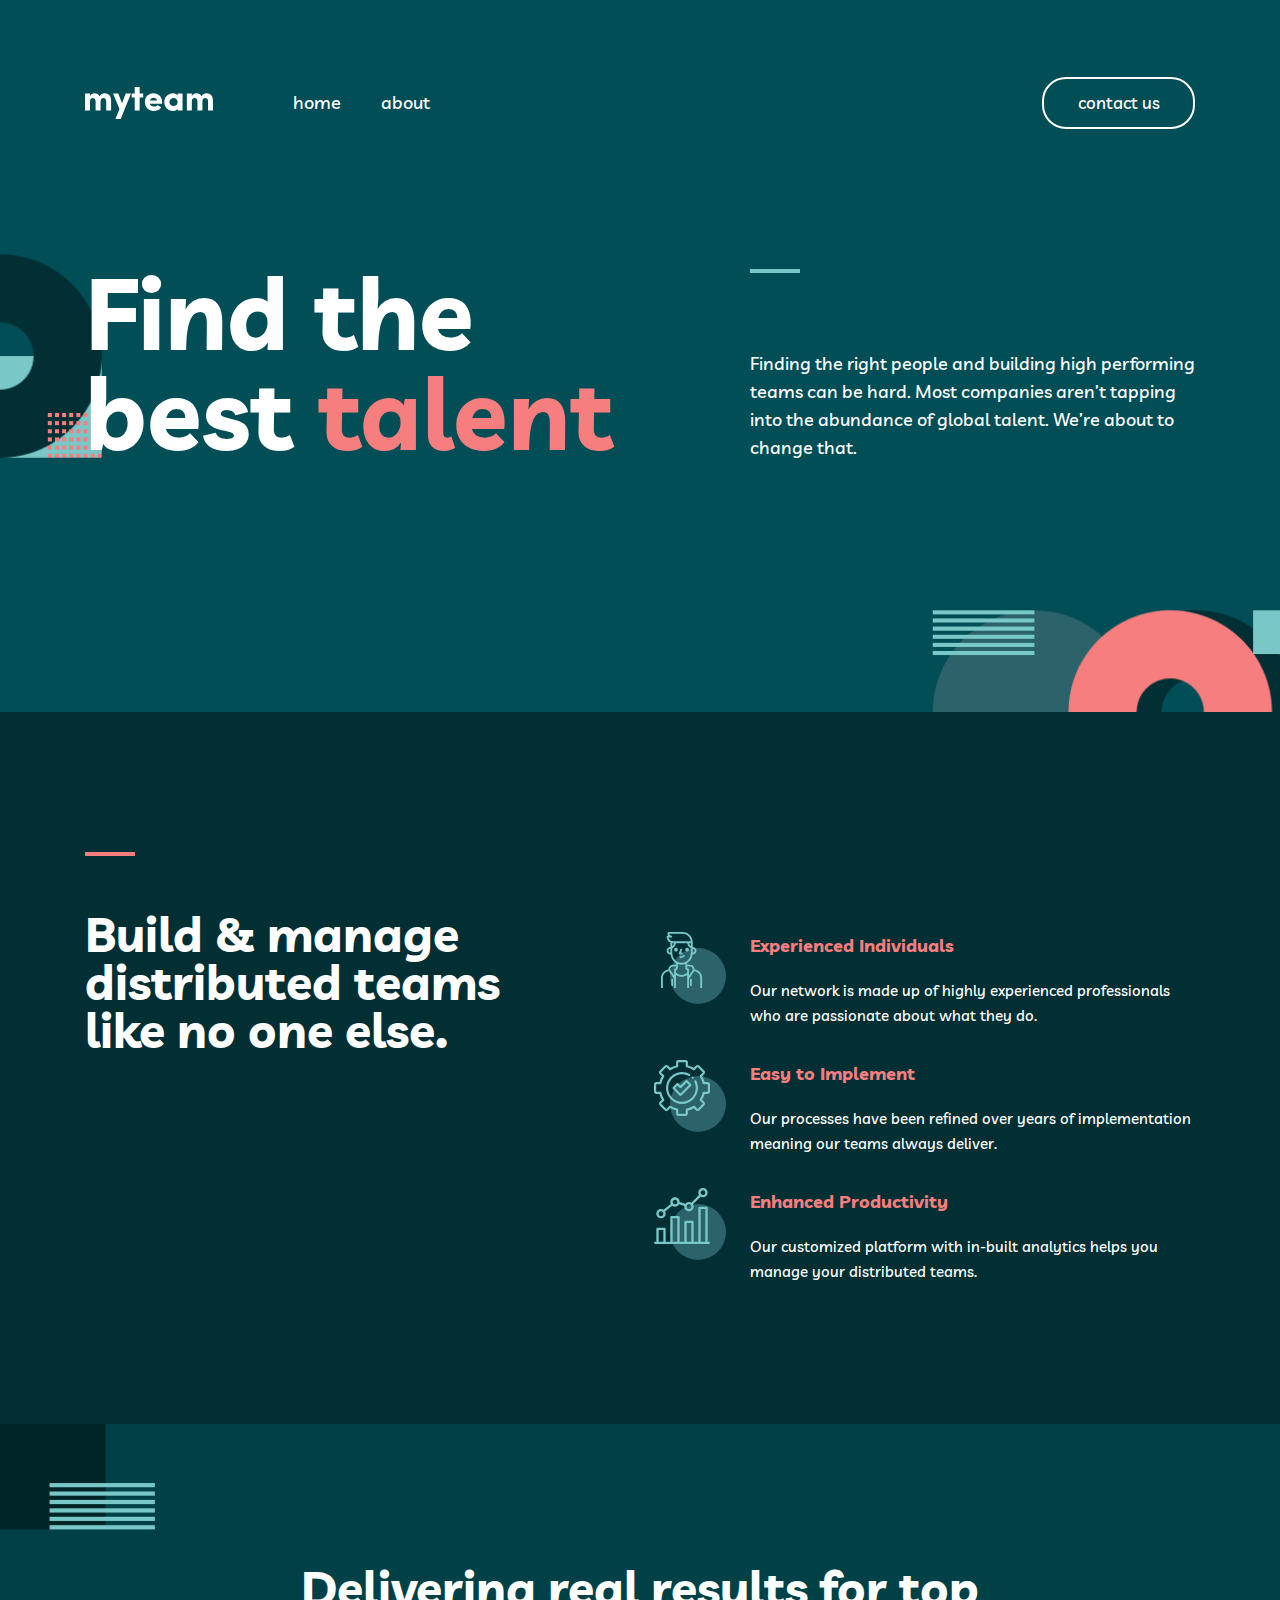
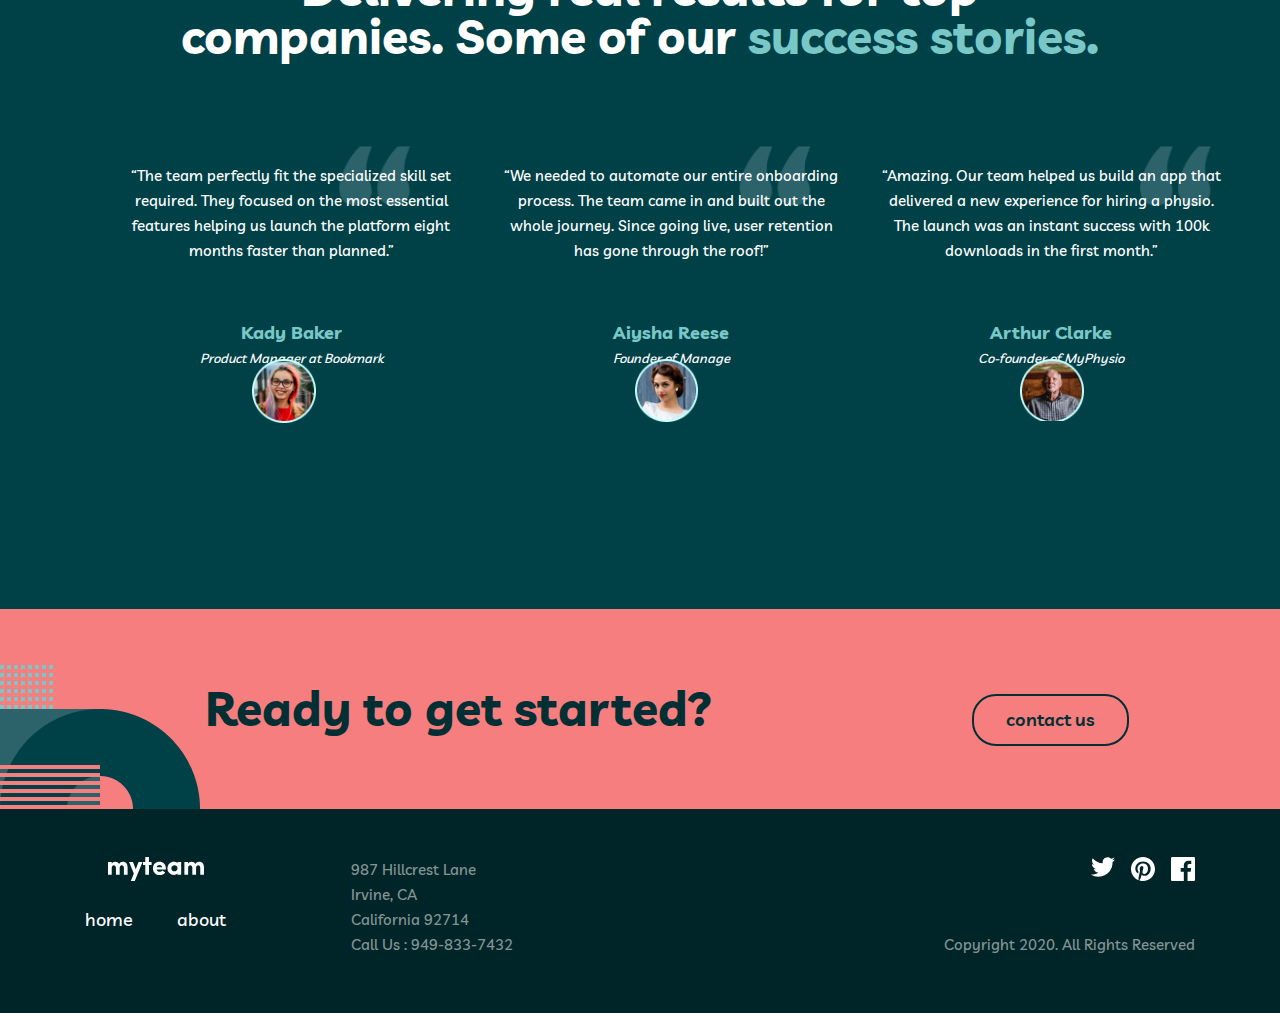
<file: index.html>
<!DOCTYPE html>
<html lang="en">

<head>
  <meta charset="UTF-8">
  <meta name="viewport" content="width=device-width, initial-scale=1.0">
  <title>Team</title>
  <link rel="stylesheet" href="./css/main.css">
</head>

<body>
  <!-- MAIN START -->
  <!-- HERO START -->
  <main class="site-main">
    <section class="hero">
      <header class="site__main-header">
        <div class="container">
          <div class="site__header-wrapper">
            <a class="site__header-logo" href="./index.html">
              <img class="site-header__logo--img" src="./images/myteam-logo.svg" width="160" height="40"
              alt="site logo">
            </a>
            <a class="site__header-item--link" href="./index.html">home</a>
            <a class="site__header-item--link" href="./about.html">about</a>
            <a class="site__header-button" href="./contact.html">contact us</a>
            <button class="header__btn"></button>
          </div>
        </div>
      </header>
      <!-- HEADER END -->
      <!-- TALENT START -->
      <section class="talent">
        <div class="container">
          <div class="talent__wrapper">
            <div class="talent__inner">
              <h1 class="talent__title">Find the <br> best <span class="talent__span">talent</span> </h1>
            </div>
            <div class="talent__text-wrapper">
              <p class="talent__desc">Finding the right people and building high performing teams can be hard. Most
                companies aren’t tapping into the abundance of global talent. We’re about to change that.</p>
              </div>
            </div>
          </div>
        </section>
        <!-- TALENT END -->
      </section>
      <!-- HERO END -->
      <!-- BUILD START -->
      <section class="build">
        <div class="container">
          <div class="build__wrapper">
            <div class="build__wrapper-start">
              <!-- <div class="build__line-wrap">
                <hr class="build__line">
              </div> -->
              <h2 class="build__title">Build & manage distributed teams like no one else.
              </h2>
            </div>
            <ul class="build__list">
              <li class="build__item">
                <h3 class="build__item-title">Experienced Individuals</h3>
                <div class="build__item-desc--wrapper">
                  <p class="build__item-desc">Our network is made up of highly experienced professionals who are
                    passionate about what they do.</p>
                  </div>
                </li>
                <li class="build__item">
                  <h3 class="build__item-title">Easy to Implement</h3>
                  <div class="build__item-desc--wrapper">
                    <p class="build__item-desc">Our processes have been refined over years of implementation meaning our
                      teams always deliver.</p>
                    </div>
                  </li>
                  <li class="build__item">
                    <h3 class="build__item-title">Enhanced Productivity</h3>
                    <div class="build__item-desc--wrapper">
                      <p class="build__item-desc">Our customized platform with in-built analytics helps you manage your
                        distributed teams.</p>
                      </div>
                    </li>
                  </ul>
                </div>
              </div>
            </section>
            <!-- BUILD END -->
            <!-- RESULT START -->
            <section class="result">
              <div class="container">
                <div class="result__title-wrapper">
                  <h2 class="result__title">Delivering real results for top companies. Some of our <span
                    class="result__span">success stories.</span> </h2>
                  </div>
                  <ul class="result__list">
                    <li class="result__item">
                      <div class="result__desc-wrap">
                        <blockquote class="result__block"> “The team perfectly fit the specialized skill set required. They
                          focused on the most essential features helping us launch the platform eight months faster than planned.”
                        </blockquote>
                      </div>
                      <h3 class="result__sub">Kady Baker</h3>
                      <p class="result__desc">Product Manager at Bookmark</p>
                    </li>
                    <li class="result__item">
                      <div class="result__desc-wrap">
                        <blockquote class="result__block"> “We needed to automate our entire onboarding process. The team came in
                          and built out the whole journey. Since going live, user retention has gone through the roof!”
                        </blockquote>
                      </div>
                      <h3 class="result__sub">Aiysha Reese</h3>
                      <p class="result__desc">Founder of Manage</p>
                    </li>
                    <li class="result__item">
                      <div class="result__desc-wrap">
                        <blockquote class="result__block"> “Amazing. Our team helped us build an app that delivered a new
                          experience for hiring a physio. The launch was an instant success with 100k downloads in the first
                          month.”
                        </blockquote>
                      </div>
                      <h3 class="result__sub">Arthur Clarke</h3>
                      <p class="result__desc">Co-founder of MyPhysio</p>
                    </li>
                  </ul>
                </div>
              </section>
              <!-- RESULT END -->
              <!-- ARTICLE START -->
              <article class="article">
                <div class="container">
                  <h2 class="article__title">Ready to get started?</h2>
                  <button class="article__button">contact us</button>
                </div>
              </article>
              <!-- ARTICLE END -->
            </main>
            <!-- FOOTER START -->
            <footer class="footer">
              <div class="container">
                  <div class="footer__wrapper">
                      <div class="footer__wrapper-inner">
                          <div class="footer__wrapper-start">
                              <a class="footer__wrapper-link" href="./index.html">
                                  <img class="footer__wrapper-image" src="./images/myteam-logo.svg" alt="logo">
                              </a>
                              <div class="footer__nav-link-wrapper">
                                  <a class="footer__nav-link" href="./index.html">home</a>
                                  <a class="footer__nav-link" href="./about.html">about</a>
                              </div>
                          </div>
                          <div class="footer__place-wrapper">
                              <ul class="footer__place-list">
                                  <li class="place__item">
                                      <a class="place__item-link" href="#">987 Hillcrest Lane</a>
                                  </li>
                                  <li class="place__item">
                                      <a class="place__item-link" href="#">Irvine, CA</a>
                                  </li>
                                  <li class="place__item">
                                      <a class="place__item-link"
                                      href="https://www.google.com/maps/place/%D0%9A%D0%B0%D0%BB%D0%B8%D1%84%D0%BE%D1%80%D0%BD%D0%B8%D1%8F,+%D0%A1%D0%A8%D0%90/@37.1602249,-124.5952563,6z/data=!4m6!3m5!1s0x808fb9fe5f285e3d:0x8b5109a227086f55!8m2!3d36.778261!4d-119.4179324!16zL20vMDFuN3E?entry=ttu"
                                      target="blank">California
                                      92714</a>
                                  </li>
                                  <li class="place__item">
                                      <a class="place__item-link" href="tel:+949-833-7432">Call Us : 949-833-7432</a>
                                  </li>
                              </ul>
                          </div>
                      </div>
                      <div class="footer__end after">
                          <ul class="after__list">
                              <li class="after__item">
                                  <a class="after__link" href="#">
                                      <img class="after__image" src="./images/facebook.svg" width="24" height="24" alt="icon logo">
                                  </a>
                              </li>
                              <li class="after__item">
                                  <a class="after__link" href="#">
                                      <img class="after__image" src="./images/prin.svg" width="24" height="24" alt="icon logo">
                                  </a>
                              </li>
                              <li class="after__item">
                                  <a class="after__link" href="#">
                                      <img class="after__image" src="./images/twitter.svg" width="24" height="24" alt="icon logo">
                                  </a>
                              </li>
                          </ul>
                          <p class="after__text">Copyright 2020. All Rights Reserved</p>
                      </div>
                  </div>
              </div>
          </footer>
            <!-- FOOTER END -->
          </body>
          
          </html>
</file>
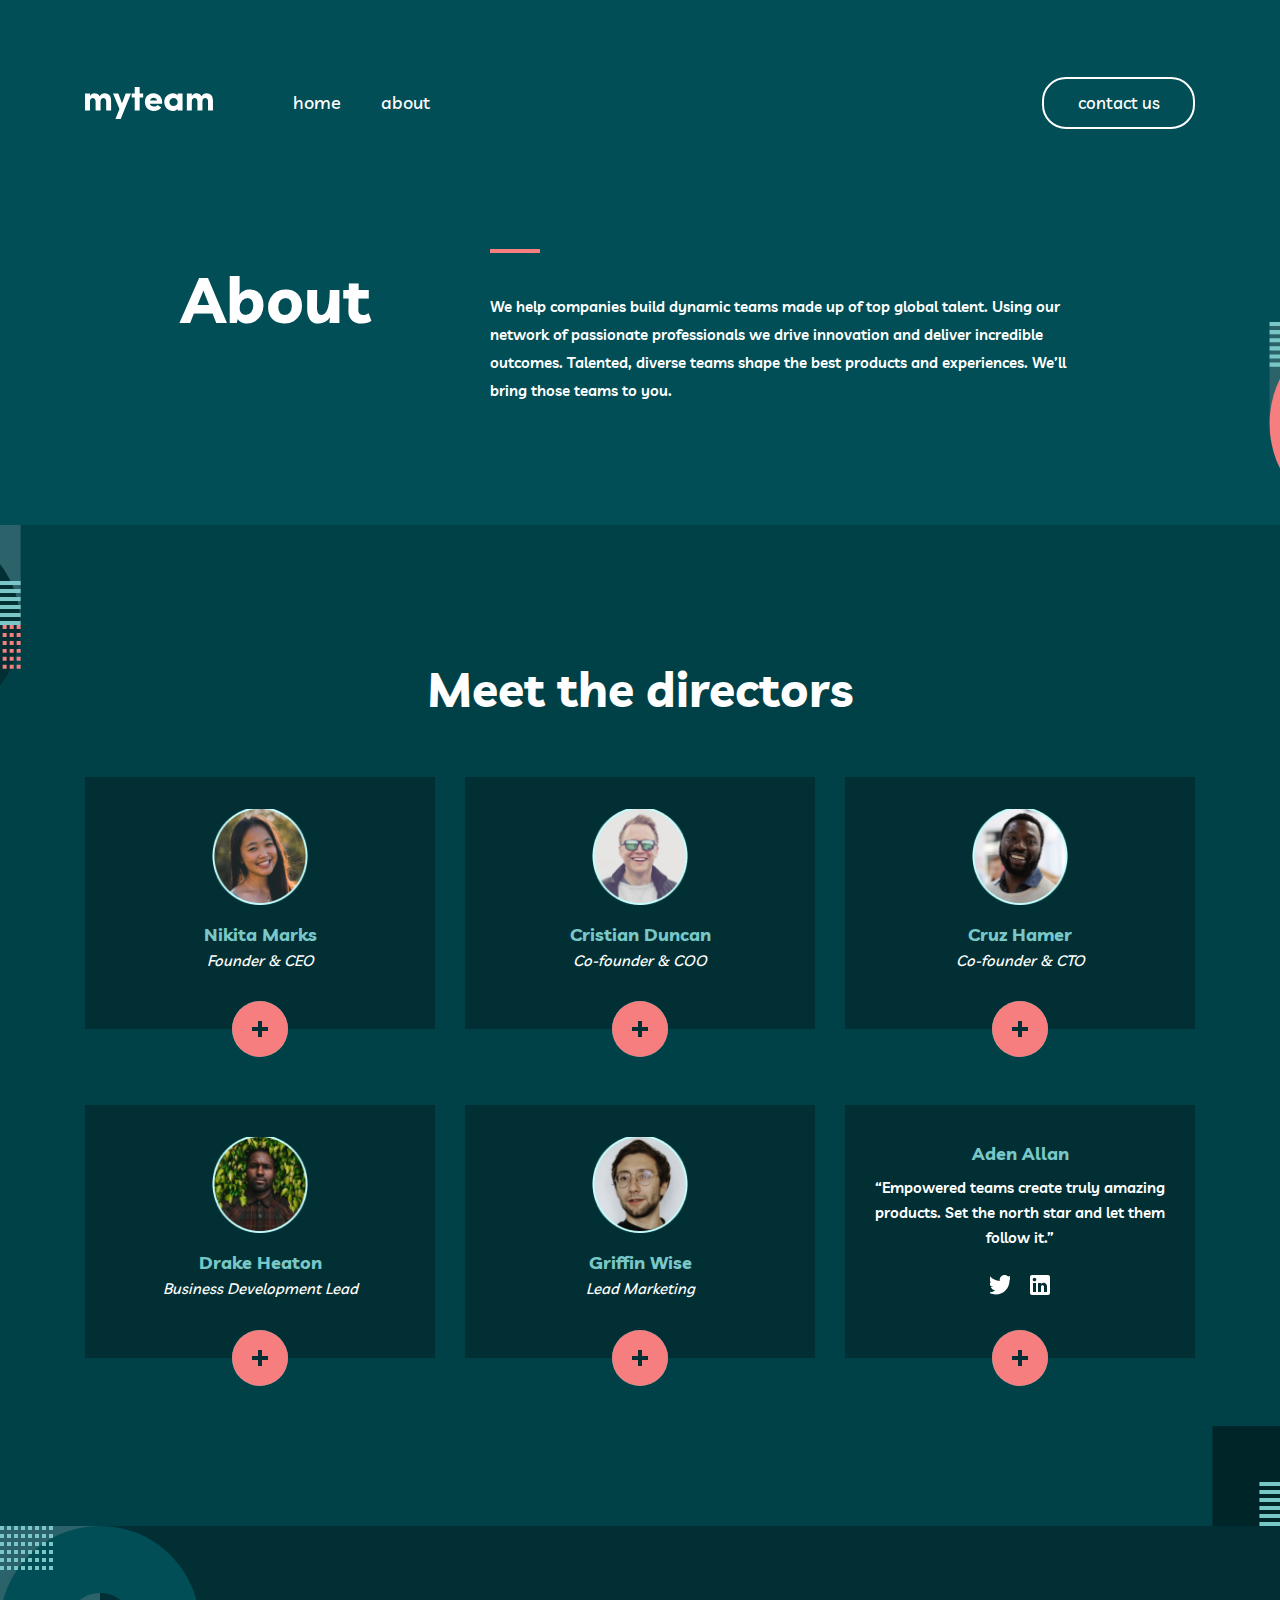
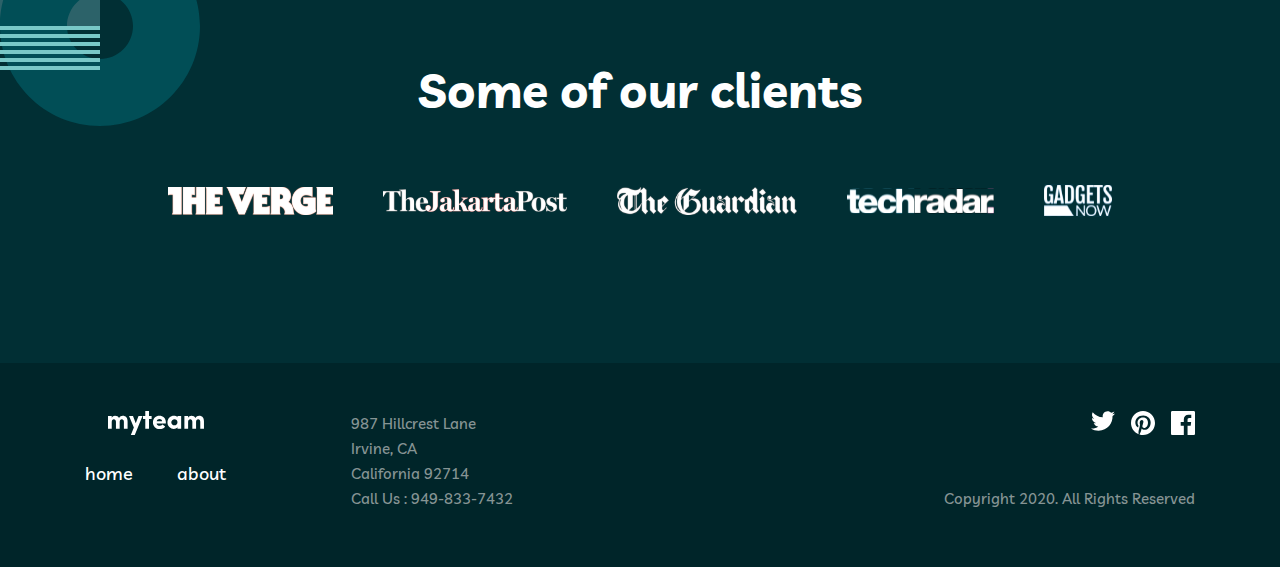
<file: about.html>
<!DOCTYPE html>
<html lang="en">
<head>
    <meta charset="UTF-8">
    <meta http-equiv="X-UA-Compatible" content="IE=edge">
    <meta name="viewport" content="width=device-width, initial-scale=1.0">
    <link rel="stylesheet" href="css/main.css">
    <title>My team</title>
</head>
<body>
    
    <div class="wrapper">
        <header class="site__main-header">
            <div class="container">
                <div class="site__header-wrapper">
                    <a class="site__header-logo" href="./index.html">
                        <img class="site-header__logo--img" src="./images/myteam-logo.svg" width="160" height="40"
                        alt="site logo">
                    </a>
                    <a class="site__header-item--link" href="./index.html">home</a>
                    <a class="site__header-item--link" href="./about.html">about</a>
                    <a class="site__header-button" href="./contact.html">contact us</a>
                    <button class="header__btn"></button>
                </div>
            </div>
        </header>
        <section class="about">
            <div class="container">
                <div class="about__wrapper">
                    <div class="about__inner">
                        <h1 class="about__title">
                            About
                        </h1>
                        <div class="about__desc-wrapper">
                            <p class="about__desc">
                                We help companies build dynamic teams made up of top global talent. Using our network of passionate professionals we drive innovation and deliver incredible outcomes. Talented, diverse teams shape the best products and experiences. We’ll bring those teams to you.
                            </p>
                        </div>
                    </div>
                </div>
            </div>
        </section>
    </div>
    <!-- main started  -->
    
    <main class="site-main">
        <section class="directors">
            <div class="container">
                <h2 class="directors__title">
                    Meet the directors
                </h2>
                <ul class="directors__list">
                    <li class="directors__item">
                        <img class="directors__img" src="./images/directors-list1.png" alt=" Nikita Marks picture">
                        <strong class="directors__item-title">
                            Nikita Marks
                        </strong>
                        <cite class="directors__author-info">
                            Founder & CEO
                        </cite>
                        <button class="directors__btn" type="button">
                            
                        </button>
                    </li>
                    <li class="directors__item">
                        <img class="directors__img" src="./images/directors-list2.png" alt="Cristian Duncan picture">
                        
                        <strong class="directors__item-title">
                            Cristian Duncan
                        </strong>
                        <cite class="directors__author-info">
                            Co-founder & COO
                        </cite>
                        <button class="directors__btn" type="button">
                            
                        </button>
                    </li>
                    <li class="directors__item">
                        <img class="directors__img" src="./images/directors-list3.png" alt=" Cruz Hamer picture">
                        
                        <strong class="directors__item-title">
                            Cruz Hamer
                        </strong>
                        <cite class="directors__author-info">
                            Co-founder & CTO
                        </cite>
                        <button class="directors__btn" type="button">
                            
                        </button>
                    </li>
                    <li class="directors__item">
                        <img class="directors__img" src="./images/directors-list4.png" alt="Drake Heaton picture">
                        
                        <strong class="directors__item-title">
                            Drake Heaton
                        </strong>
                        <cite class="directors__author-info">
                            Business Development Lead
                        </cite>
                        <button class="directors__btn" type="button"></button>
                    </li>
                    <li class="directors__item">
                        <img class="directors__img" src="./images/directors-list5.png" alt=" Griffin Wise picture">
                        
                        <strong class="directors__item-title">
                            Griffin Wise
                        </strong>
                        <cite class="directors__author-info">
                            Lead Marketing
                        </cite>
                        <button class="directors__btn" type="button"></button>
                    </li>
                    <li class="directors__item">                        
                        <strong class="directors__item-title">
                            Aden Allan
                        </strong>
                        <blockquote class="directors__author-text">
                            “Empowered teams create truly amazing products. Set the north star and let them follow it.”
                        </blockquote>
                        <div class="directors__link-wrapper">
                            <a href="#" class="directors__link" target="_blank"></a>
                            <a href="#" class="directors__link" target="_blank"></a>
                        </div>
                        <button class="directors__btn" type="button"></button>
                    </li>
                    <li class="directors__item directors__item--tablet">
                        <strong class="directors__item-title">Griffin Wise
                        </strong>
                        <blockquote class="directors__author-text">
                            “Unique perspectives shape unique products, which is what you need to survive these days.”
                        </blockquote>
                        <div class="directors__link-wrapper">
                            <a href="#" class="directors__link" target="_blank"></a>
                            <a href="#" class="directors__link" target="_blank"></a>
                        </div>
                        <button class="directors__btn" type="button"></button>
                    </li>
                    <li class="directors__item directors__item--tablet">
                        <img class="directors__img" src="./images/directors-list-tablet-allen.svg" alt="">
                        <strong class="directors__item-title">Aden Allan</strong>
                        <cite class="directors__author-info">Head of Talent</cite>
                        <button class="directors__btn" type="button"></button>
                    </li>
                </ul>
            </div>
        </section>
        <section class="clients">
            <div class="container">
                <div class="clients__inner">
                    <h2 class="clients__title">
                        Some of our clients
                    </h2>
                    <ul class="clients__link-list">
                        <li class="clients__item">
                            <a href="#" class="clients__link">
                                <img class="clients__img--1" src="./images/clients-list_1.svg"  alt="logos of sponsors">
                            </a>
                        </li>
                        <li class="clients__item">
                            <a href="#" class="clients__link">
                                <img class="clients__img--2" src="./images/clients-list_2.svg" alt="logos of sponsors">
                            </a>
                        </li>
                        <li class="clients__item">
                            <a href="#" class="clients__link">
                                <img class="clients__img--3" src="./images/clients-list_3.svg" alt="logos of sponsors">
                            </a>
                        </li>
                        <li class="clients__item">
                            <a href="#" class="clients__link">
                                <img class="clients__img--4" src="./images/clients-list_4.svg" alt="logos of sponsors">
                            </a>
                        </li>
                        <li class="clients__item">
                            <a href="#" class="clients__link">
                                <img class="clients__img--5" src="./images/clients-list_5.svg" alt="logos of sponsors">
                            </a>
                        </li>
                    </ul>
                </div>
            </div>
        </section>
    </main>
    
    <!-- main finished  -->
    
    <!-- footer started  -->
    
    <footer class="footer">
        <div class="container">
            <div class="footer__wrapper">
                <div class="footer__wrapper-inner">
                    <div class="footer__wrapper-start">
                        <a class="footer__wrapper-link" href="./index.html">
                            <img class="footer__wrapper-image" src="./images/myteam-logo.svg" alt="logo">
                        </a>
                        <div class="footer__nav-link-wrapper">
                            <a class="footer__nav-link" href="./index.html">home</a>
                            <a class="footer__nav-link" href="./about.html">about</a>
                        </div>
                    </div>
                    <div class="footer__place-wrapper">
                        <ul class="footer__place-list">
                            <li class="place__item">
                                <a class="place__item-link" href="#">987 Hillcrest Lane</a>
                            </li>
                            <li class="place__item">
                                <a class="place__item-link" href="#">Irvine, CA</a>
                            </li>
                            <li class="place__item">
                                <a class="place__item-link"
                                href="https://www.google.com/maps/place/%D0%9A%D0%B0%D0%BB%D0%B8%D1%84%D0%BE%D1%80%D0%BD%D0%B8%D1%8F,+%D0%A1%D0%A8%D0%90/@37.1602249,-124.5952563,6z/data=!4m6!3m5!1s0x808fb9fe5f285e3d:0x8b5109a227086f55!8m2!3d36.778261!4d-119.4179324!16zL20vMDFuN3E?entry=ttu"
                                target="blank">California
                                92714</a>
                            </li>
                            <li class="place__item">
                                <a class="place__item-link" href="tel:+949-833-7432">Call Us : 949-833-7432</a>
                            </li>
                        </ul>
                    </div>
                </div>
                <div class="footer__end after">
                    <ul class="after__list">
                        <li class="after__item">
                            <a class="after__link" href="#">
                                <img class="after__image" src="./images/facebook.svg" width="24" height="24" alt="icon logo">
                            </a>
                        </li>
                        <li class="after__item">
                            <a class="after__link" href="#">
                                <img class="after__image" src="./images/prin.svg" width="24" height="24" alt="icon logo">
                            </a>
                        </li>
                        <li class="after__item">
                            <a class="after__link" href="#">
                                <img class="after__image" src="./images/twitter.svg" width="24" height="24" alt="icon logo">
                            </a>
                        </li>
                    </ul>
                    <p class="after__text">Copyright 2020. All Rights Reserved</p>
                </div>
            </div>
        </div>
    </footer>
    
    <!-- footer fnished  -->
    
</body>
</html>
</file>
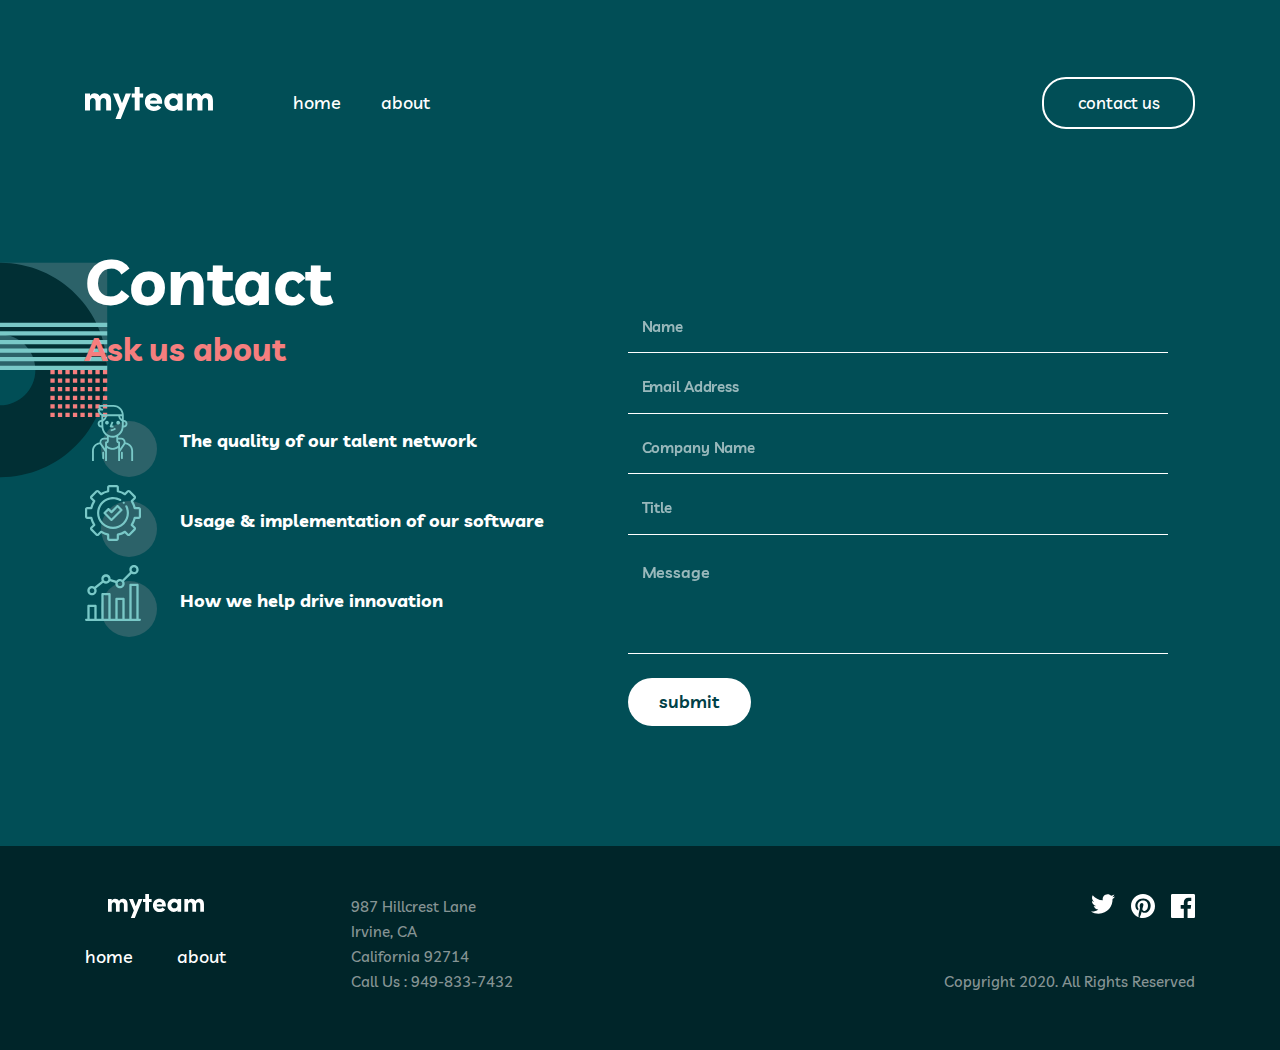
<file: contact.html>
<!DOCTYPE html>
<html lang="en">
<head>
    <meta charset="UTF-8">
    <meta http-equiv="X-UA-Compatible" content="IE=edge">
    <meta name="viewport" content="width=device-width, initial-scale=1.0">
    <link rel="stylesheet" href="./css/main.css">
    <title>Contact page</title>
</head>
<body>
    <main class="site-main">
        <section class="contact">
            <header class="site__main-header">
                <div class="container">
                    <div class="site__header-wrapper">
                        <a class="site__header-logo" href="./index.html">
                            <img class="site-header__logo--img" src="./images/myteam-logo.svg" width="160" height="40"
                            alt="site logo">
                        </a>
                        <a class="site__header-item--link" href="./index.html">home</a>
                        <a class="site__header-item--link" href="./about.html">about</a>
                        <a class="site__header-button" href="./contact.html">contact us</a>
                        <button class="header__btn"></button>
                    </div>
                </div>
            </header>
            <div class="contact__top-wrapper">
                <div class="container">
                    <div class="contact__inner">
                        <div class="contact__top">
                            <div class="contact__title-wrapper">
                                <h1 class="contact__title">
                                    Contact
                                </h1>
                                <span class="contact__title-info">
                                    Ask us about
                                </span>
                            </div>
                            <h2 class="visually-hidden">
                                Contact`s function
                            </h2>
                            <ul class="contact__list">
                                <li class="contact__item">
                                    <h3 class="contact__item-title contact__item-title--bf1">The quality of our talent network</h3>
                                </li>
                                <li class="contact__item">
                                    <h3 class="contact__item-title contact__item-title--bf2">Usage & implementation of our software</h3>
                                </li>
                                <li class="contact__item">
                                    <h3 class="contact__item-title contact__item-title--bf3">How we help drive innovation</h3>
                                </li>
                            </ul>
                        </div>
                        <div class="contact__end">
                            <form class="contact__form" action="echo.htmlacademy.ru/courses" method="POST">
                                <input class="contact__input" type="text" name="user_name" placeholder="Name" autocomplete="off">
                                <input class="contact__input" type="email" name="user_email" placeholder="Email Address" autocomplete="off">
                                <input class="contact__input" type="text" name="user_company-name" placeholder="Company Name" autocomplete="off">
                                <input class="contact__input" type="text" name="user_title" placeholder="Title" autocomplete="off">
                                <textarea class="contact__textarea" name="user_message" placeholder="Message" autocomplete="off"></textarea>
                                <button class="contact__end-btn" type="submit">submit</button>
                            </form>
                        </div>
                    </div>
                </div>
            </div>
        </section>
    </main>
    <footer class="footer">
        <div class="container">
            <div class="footer__wrapper">
                <div class="footer__wrapper-inner">
                    <div class="footer__wrapper-start">
                        <a class="footer__wrapper-link" href="./index.html">
                            <img class="footer__wrapper-image" src="./images/myteam-logo.svg" alt="logo">
                        </a>
                        <div class="footer__nav-link-wrapper">
                            <a class="footer__nav-link" href="./index.html">home</a>
                            <a class="footer__nav-link" href="./about.html">about</a>
                        </div>
                    </div>
                    <div class="footer__place-wrapper">
                        <ul class="footer__place-list">
                            <li class="place__item">
                                <a class="place__item-link" href="#">987 Hillcrest Lane</a>
                            </li>
                            <li class="place__item">
                                <a class="place__item-link" href="#">Irvine, CA</a>
                            </li>
                            <li class="place__item">
                                <a class="place__item-link"
                                href="https://www.google.com/maps/place/%D0%9A%D0%B0%D0%BB%D0%B8%D1%84%D0%BE%D1%80%D0%BD%D0%B8%D1%8F,+%D0%A1%D0%A8%D0%90/@37.1602249,-124.5952563,6z/data=!4m6!3m5!1s0x808fb9fe5f285e3d:0x8b5109a227086f55!8m2!3d36.778261!4d-119.4179324!16zL20vMDFuN3E?entry=ttu"
                                target="blank">California
                                92714</a>
                            </li>
                            <li class="place__item">
                                <a class="place__item-link" href="tel:+949-833-7432">Call Us : 949-833-7432</a>
                            </li>
                        </ul>
                    </div>
                </div>
                <div class="footer__end after">
                    <ul class="after__list">
                        <li class="after__item">
                            <a class="after__link" href="#">
                                <img class="after__image" src="./images/facebook.svg" width="24" height="24" alt="icon logo">
                            </a>
                        </li>
                        <li class="after__item">
                            <a class="after__link" href="#">
                                <img class="after__image" src="./images/prin.svg" width="24" height="24" alt="icon logo">
                            </a>
                        </li>
                        <li class="after__item">
                            <a class="after__link" href="#">
                                <img class="after__image" src="./images/twitter.svg" width="24" height="24" alt="icon logo">
                            </a>
                        </li>
                    </ul>
                    <p class="after__text">Copyright 2020. All Rights Reserved</p>
                </div>
            </div>
        </div>
    </footer>
</body>
</html>
</file>
<file: css/main.css>
/*! normalize.css v8.0.1 | MIT License | github.com/necolas/normalize.css */
/* Document
========================================================================== */
/**
* 1. Correct the line height in all browsers.
* 2. Prevent adjustments of font size after orientation changes in iOS.
*/
html {
  line-height: 1.15; /* 1 */
  -webkit-text-size-adjust: 100%; /* 2 */
}

/* Sections
========================================================================== */
/**
* Remove the margin in all browsers.
*/
body {
  margin: 0;
}

/**
* Render the `main` element consistently in IE.
*/
main {
  display: block;
}

/**
* Correct the font size and margin on `h1` elements within `section` and
* `article` contexts in Chrome, Firefox, and Safari.
*/
h1 {
  font-size: 2em;
  margin: 0.67em 0;
}

/* Grouping content
========================================================================== */
/**
* 1. Add the correct box sizing in Firefox.
* 2. Show the overflow in Edge and IE.
*/
hr {
  -webkit-box-sizing: content-box;
          box-sizing: content-box; /* 1 */
  height: 0; /* 1 */
  overflow: visible; /* 2 */
}

/**
* 1. Correct the inheritance and scaling of font size in all browsers.
* 2. Correct the odd `em` font sizing in all browsers.
*/
pre {
  font-family: monospace, monospace; /* 1 */
  font-size: 1em; /* 2 */
}

/* Text-level semantics
========================================================================== */
/**
* Remove the gray background on active links in IE 10.
*/
a {
  background-color: transparent;
}

/**
* 1. Remove the bottom border in Chrome 57-
* 2. Add the correct text decoration in Chrome, Edge, IE, Opera, and Safari.
*/
abbr[title] {
  border-bottom: none; /* 1 */
  text-decoration: underline; /* 2 */
  -webkit-text-decoration: underline dotted;
          text-decoration: underline dotted; /* 2 */
}

/**
* Add the correct font weight in Chrome, Edge, and Safari.
*/
b,
strong {
  font-weight: bolder;
}

/**
* 1. Correct the inheritance and scaling of font size in all browsers.
* 2. Correct the odd `em` font sizing in all browsers.
*/
code,
kbd,
samp {
  font-family: monospace, monospace; /* 1 */
  font-size: 1em; /* 2 */
}

/**
* Add the correct font size in all browsers.
*/
small {
  font-size: 80%;
}

/**
* Prevent `sub` and `sup` elements from affecting the line height in
* all browsers.
*/
sub,
sup {
  font-size: 75%;
  line-height: 0;
  position: relative;
  vertical-align: baseline;
}

sub {
  bottom: -0.25em;
}

sup {
  top: -0.5em;
}

/* Embedded content
========================================================================== */
/**
* Remove the border on images inside links in IE 10.
*/
img {
  border-style: none;
}

/* Forms
========================================================================== */
/**
* 1. Change the font styles in all browsers.
* 2. Remove the margin in Firefox and Safari.
*/
button,
input,
optgroup,
select,
textarea {
  font-family: inherit; /* 1 */
  font-size: 100%; /* 1 */
  line-height: 1.15; /* 1 */
  margin: 0; /* 2 */
}

/**
* Show the overflow in IE.
* 1. Show the overflow in Edge.
*/
button,
input { /* 1 */
  overflow: visible;
}

/**
* Remove the inheritance of text transform in Edge, Firefox, and IE.
* 1. Remove the inheritance of text transform in Firefox.
*/
button,
select { /* 1 */
  text-transform: none;
}

/**
* Correct the inability to style clickable types in iOS and Safari.
*/
button,
[type=button],
[type=reset],
[type=submit] {
  -webkit-appearance: button;
}

/**
* Remove the inner border and padding in Firefox.
*/
button::-moz-focus-inner,
[type=button]::-moz-focus-inner,
[type=reset]::-moz-focus-inner,
[type=submit]::-moz-focus-inner {
  border-style: none;
  padding: 0;
}

/**
* Restore the focus styles unset by the previous rule.
*/
button:-moz-focusring,
[type=button]:-moz-focusring,
[type=reset]:-moz-focusring,
[type=submit]:-moz-focusring {
  outline: 1px dotted ButtonText;
}

/**
* Correct the padding in Firefox.
*/
fieldset {
  padding: 0.35em 0.75em 0.625em;
}

/**
* 1. Correct the text wrapping in Edge and IE.
* 2. Correct the color inheritance from `fieldset` elements in IE.
* 3. Remove the padding so developers are not caught out when they zero out
*    `fieldset` elements in all browsers.
*/
legend {
  -webkit-box-sizing: border-box;
          box-sizing: border-box; /* 1 */
  color: inherit; /* 2 */
  display: table; /* 1 */
  max-width: 100%; /* 1 */
  padding: 0; /* 3 */
  white-space: normal; /* 1 */
}

/**
* Add the correct vertical alignment in Chrome, Firefox, and Opera.
*/
progress {
  vertical-align: baseline;
}

/**
* Remove the default vertical scrollbar in IE 10+.
*/
textarea {
  overflow: auto;
}

/**
* 1. Add the correct box sizing in IE 10.
* 2. Remove the padding in IE 10.
*/
[type=checkbox],
[type=radio] {
  -webkit-box-sizing: border-box;
          box-sizing: border-box; /* 1 */
  padding: 0; /* 2 */
}

/**
* Correct the cursor style of increment and decrement buttons in Chrome.
*/
[type=number]::-webkit-inner-spin-button,
[type=number]::-webkit-outer-spin-button {
  height: auto;
}

/**
* 1. Correct the odd appearance in Chrome and Safari.
* 2. Correct the outline style in Safari.
*/
[type=search] {
  -webkit-appearance: textfield; /* 1 */
  outline-offset: -2px; /* 2 */
}

/**
* Remove the inner padding in Chrome and Safari on macOS.
*/
[type=search]::-webkit-search-decoration {
  -webkit-appearance: none;
}

/**
* 1. Correct the inability to style clickable types in iOS and Safari.
* 2. Change font properties to `inherit` in Safari.
*/
::-webkit-file-upload-button {
  -webkit-appearance: button; /* 1 */
  font: inherit; /* 2 */
}

/* Interactive
========================================================================== */
/*
* Add the correct display in Edge, IE 10+, and Firefox.
*/
details {
  display: block;
}

/*
* Add the correct display in all browsers.
*/
summary {
  display: list-item;
}

/* Misc
========================================================================== */
/**
* Add the correct display in IE 10+.
*/
template {
  display: none;
}

/**
* Add the correct display in IE 10.
*/
[hidden] {
  display: none;
}

/* livvic-regular - latin */
@font-face {
  font-display: swap; /* Check https://developer.mozilla.org/en-US/docs/Web/CSS/@font-face/font-display for other options. */
  font-family: "Livvic";
  font-style: normal;
  font-weight: 400;
  src: url("../fonts/livvic-v14-latin-regular.eot"); /* IE9 Compat Modes */
  src: url("../fonts/livvic-v14-latin-regular.eot?#iefix") format("embedded-opentype"), url("../fonts/livvic-v14-latin-regular.woff2") format("woff2"), url("../fonts/livvic-v14-latin-regular.woff") format("woff"), url("../fonts/livvic-v14-latin-regular.svg#Livvic") format("svg"); /* Legacy iOS */
}
/* livvic-500 - latin */
@font-face {
  font-display: swap; /* Check https://developer.mozilla.org/en-US/docs/Web/CSS/@font-face/font-display for other options. */
  font-family: "Livvic";
  font-style: normal;
  font-weight: 500;
  src: url("../fonts/livvic-v14-latin-500.eot"); /* IE9 Compat Modes */
  src: url("../fonts/livvic-v14-latin-500.eot?#iefix") format("embedded-opentype"), url("../fonts/livvic-v14-latin-500.woff2") format("woff2"), url("../fonts/livvic-v14-latin-500.woff") format("woff"), url("../fonts/livvic-v14-latin-500.svg#Livvic") format("svg"); /* Legacy iOS */
}
/* livvic-600 - latin */
@font-face {
  font-display: swap; /* Check https://developer.mozilla.org/en-US/docs/Web/CSS/@font-face/font-display for other options. */
  font-family: "Livvic";
  font-style: normal;
  font-weight: 600;
  src: url("../fonts/livvic-v14-latin-600.eot"); /* IE9 Compat Modes */
  src: url("../fonts/livvic-v14-latin-600.eot?#iefix") format("embedded-opentype"), url("../fonts/livvic-v14-latin-600.woff2") format("woff2"), url("../fonts/livvic-v14-latin-600.woff") format("woff"), url("../fonts/livvic-v14-latin-600.svg#Livvic") format("svg"); /* Legacy iOS */
}
/* livvic-700 - latin */
@font-face {
  font-display: swap; /* Check https://developer.mozilla.org/en-US/docs/Web/CSS/@font-face/font-display for other options. */
  font-family: "Livvic";
  font-style: normal;
  font-weight: 700;
  src: url("../fonts/livvic-v14-latin-700.eot"); /* IE9 Compat Modes */
  src: url("../fonts/livvic-v14-latin-700.eot?#iefix") format("embedded-opentype"), url("../fonts/livvic-v14-latin-700.woff2") format("woff2"), url("../fonts/livvic-v14-latin-700.woff") format("woff"), url("../fonts/livvic-v14-latin-700.svg#Livvic") format("svg"); /* Legacy iOS */
}
* {
  -webkit-box-sizing: border-box;
  box-sizing: border-box;
}

html {
  height: 100%;
}

body {
  display: -webkit-box;
  display: -ms-flexbox;
  display: flex;
  flex-direction: column;
  font-family: "Livvic", sans-serif;
  font-weight: 500;
  -webkit-box-orient: vertical;
  -webkit-box-direction: normal;
  -ms-flex-direction: column;
  height: 100%;
}

img {
  display: block;
  height: auto;
}

.site-main {
  -webkit-box-flex: 1;
  -ms-flex-positive: 1;
  flex-grow: 1;
}

.visually-hidden {
  clip: rect(0 0 0 0);
  -webkit-clip-path: inset(50%);
          clip-path: inset(50%);
  height: 1px;
  overflow: hidden;
  position: absolute;
  white-space: nowrap;
  width: 1px;
}

.container {
  max-width: 1150px;
  width: 100%;
  margin: 0 auto;
  padding: 0 20px;
}

.site__main-header {
  padding-top: 77px;
}

.site__header-wrapper {
  display: -webkit-box;
  display: -ms-flexbox;
  display: flex;
  -webkit-box-align: center;
      -ms-flex-align: center;
          align-items: center;
  -webkit-box-pack: justify;
      -ms-flex-pack: justify;
          justify-content: space-between;
}

.site-header__logo--img {
  margin-right: 80px;
}

.site__header-item--link {
  display: none;
  margin-right: 40px;
  color: #fff;
  font-size: 18px;
  line-height: 28px;
  text-decoration: none;
}

.site__header-button {
  display: none;
  width: 153px;
  padding: 8px 3px;
  margin-left: auto;
  text-align: center;
  color: #fff;
  font-size: 17px;
  line-height: 32px;
  background-color: transparent;
  border: none;
  border-radius: 24px;
  border: 2px solid #fff;
  text-decoration: none;
}

.site-header__logo--img {
  max-width: 128px;
  height: 32px;
  width: 100%;
}

.header__btn {
  width: 20px;
  height: 20px;
  background-image: url(../../images/burger-menu.svg);
  background-repeat: no-repeat;
  background-position: center;
  background-size: cover;
  background-color: transparent;
  border: none;
}

.site__header-button:hover {
  color: #002529;
  background-color: #fff;
}

@media only screen and (min-width: 768px) {
  .header__btn {
    display: none;
  }
  .site__header-item--link {
    display: block;
  }
  .site__header-button {
    display: block;
  }
}
.hero {
  background-image: url("../../images/hero.png");
  background-size: cover;
  background-repeat: no-repeat;
  margin: 0 auto;
}

.talent {
  padding-top: 133px;
  padding-bottom: 250px;
}

.talent__wrapper {
  display: -webkit-box;
  display: -ms-flexbox;
  display: flex;
  -webkit-box-pack: justify;
      -ms-flex-pack: justify;
          justify-content: space-between;
  -webkit-box-align: end;
      -ms-flex-align: end;
          align-items: flex-end;
}

.talent__inner {
  width: 635px;
}

.talent__title {
  margin-top: 0;
  margin-bottom: 0;
  color: #fff;
  font-size: 100px;
  font-weight: 700;
  line-height: 100px;
}

.talent__span {
  color: #f67e7e;
  font-size: 100px;
  font-weight: 700;
  line-height: 100px;
}

.talent__text-wrapper {
  width: 445px;
}

.talent__desc {
  margin-top: 0;
  margin-bottom: 0;
  color: #fff;
  font-size: 18px;
  line-height: 28px;
}

.talent__desc::before {
  width: 50px;
  height: 4px;
  display: block;
  margin-bottom: 77px;
  background-color: #79c8c7;
  background-repeat: no-repeat;
  content: "";
}

.build {
  margin: 0 auto;
  background-image: url("../../images/build.png");
  background-repeat: no-repeat;
  background-size: cover;
}

.build__wrapper {
  display: -webkit-box;
  display: -ms-flexbox;
  display: flex;
  -webkit-box-pack: justify;
      -ms-flex-pack: justify;
          justify-content: space-between;
  padding-top: 140px;
  padding-bottom: 140px;
  -webkit-box-align: baseline;
      -ms-flex-align: baseline;
          align-items: baseline;
}

.build__wrapper-start {
  width: 445px;
}

.build__title {
  margin-top: 0;
  margin-bottom: 0;
  color: #fff;
  font-size: 48px;
  font-weight: 700;
  line-height: 48px;
}

.build__title::before {
  display: block;
  margin-bottom: 54px;
  width: 50px;
  height: 4px;
  background-color: #f67e7e;
  background-repeat: no-repeat;
  content: "";
}

.build__list {
  margin-top: 0;
  margin-bottom: 0;
  padding-left: 0;
  list-style: none;
}

.build__item {
  position: relative;
}

.build__item:not(:last-child) {
  margin-bottom: 32px;
}

.build__item:nth-child(1)::before {
  position: absolute;
  top: 0;
  left: -96px;
  width: 72px;
  height: 72px;
  margin-right: 23px;
  background-image: url("../../images/builditembg1.svg");
  background-size: cover;
  background-repeat: no-repeat;
  content: "";
}

.build__item:nth-child(2)::before {
  position: absolute;
  top: 0;
  left: -96px;
  width: 72px;
  height: 72px;
  margin-right: 23px;
  background-image: url("../../images/builditembh2.svg");
  background-size: cover;
  background-repeat: no-repeat;
  content: "";
}

.build__item:nth-child(3)::before {
  position: absolute;
  top: 0;
  left: -96px;
  width: 72px;
  height: 72px;
  margin-right: 23px;
  background-image: url("../../images/builditembg3.svg");
  background-size: cover;
  background-repeat: no-repeat;
  content: "";
}

.build__item-title {
  color: #f67e7e;
  font-size: 18px;
  font-weight: 700;
  line-height: 28px;
}

.build__item-desc--wrapper {
  width: 445px;
}

.build__item-desc {
  margin-top: 0;
  margin-bottom: 0;
  color: #fff;
  font-size: 15px;
  line-height: 25px;
}

.result {
  margin: 0 auto;
  height: 785px;
  background-image: url("../../images/resultbg.png");
  background-size: cover;
  background-repeat: no-repeat;
}

.result__title-wrapper {
  width: 932px;
  margin: 0 auto;
  padding-top: 140px;
  padding-bottom: 92px;
}

.result__title {
  margin-top: 0;
  margin-bottom: 0;
  color: #fff;
  text-align: center;
  font-size: 48px;
  font-weight: 700;
  line-height: 48px;
}

.result__span {
  color: #79c8c7;
  font-size: 48px;
  font-weight: 700;
  line-height: 48px;
}

.result__list {
  display: -webkit-box;
  display: -ms-flexbox;
  display: flex;
  margin-top: 11px;
  margin-left: 31px;
  margin-bottom: 0;
  padding-left: 0;
  list-style: none;
}

.result__item {
  position: relative;
}

.result__item:nth-child(1):before {
  position: absolute;
  top: 196px;
  left: 136px;
  width: 64px;
  height: 64px;
  background-image: url("../../images/resultitembg1.png");
  background-size: contain;
  background-repeat: no-repeat;
  content: "";
}

.result__item:nth-child(2):before {
  position: absolute;
  top: 196px;
  left: 139px;
  width: 63px;
  height: 63px;
  background-image: url("../../images/resultitembg2.png");
  background-size: contain;
  background-repeat: no-repeat;
  content: "";
}

.result__item:nth-child(3):before {
  position: absolute;
  top: 196px;
  left: 144px;
  width: 64px;
  height: 64px;
  background-image: url("../../images/resultitembg3.png");
  background-size: contain;
  background-repeat: no-repeat;
  content: "";
}

.result__item:not(:last-child) {
  margin-right: 30px;
}

.result__desc-wrap {
  width: 350px;
  padding-bottom: 32px;
}

.result__block {
  margin: 0;
  margin-bottom: 24px;
  color: #fff;
  text-align: center;
  font-size: 15px;
  line-height: 25px;
}

.result__sub {
  margin-top: 0;
  margin-bottom: 2px;
  color: #79c8c7;
  text-align: center;
  font-size: 18px;
  font-weight: 700;
  line-height: 28px;
}

.result__desc {
  margin-top: 0;
  margin-bottom: 0;
  color: #fff;
  text-align: center;
  font-size: 13px;
  font-style: italic;
  font-weight: 500;
  line-height: 18px;
}

.article {
  margin: 0 auto;
  height: 200px;
  background-image: url("../../images/article.png");
  background-size: cover;
  background-repeat: no-repeat;
}

.article__title {
  display: inline-block;
  margin-top: 75px;
  margin-left: 120px;
  margin-bottom: 0;
  margin-right: 255px;
  color: #012f34;
  font-size: 48px;
  font-weight: 700;
  line-height: 48px;
}

.article__button {
  display: inline-block;
  margin-top: 75px;
  padding: 10px 32px;
  color: #012f34;
  font-size: 18px;
  line-height: 28px;
  background-color: transparent;
  border: none;
  font-weight: 600;
  border-radius: 24px;
  border: 2px solid #012f34;
}

.footer {
  padding-right: 15px;
  padding-left: 15px;
  background-color: #002529;
}

.footer__wrapper {
  padding-top: 66px;
  padding-bottom: 64px;
}

.after__list {
  display: -webkit-box;
  display: -ms-flexbox;
  display: flex;
  -webkit-box-pack: center;
      -ms-flex-pack: center;
          justify-content: center;
  margin-top: 40px;
  margin-bottom: 0;
  padding-left: 0;
  list-style: none;
}

.footer__wrapper-start {
  display: -webkit-box;
  display: -ms-flexbox;
  display: flex;
  -webkit-box-orient: vertical;
  -webkit-box-direction: normal;
      -ms-flex-direction: column;
          flex-direction: column;
  -webkit-box-align: center;
      -ms-flex-align: center;
          align-items: center;
  margin-bottom: 25px;
}

.footer__nav-link {
  display: -webkit-box;
  display: -ms-flexbox;
  display: flex;
  -webkit-column-gap: 24px;
     -moz-column-gap: 24px;
          column-gap: 24px;
}

.footer__wrapper-image {
  width: 96px;
  height: 24px;
  margin-bottom: 24px;
}

.footer__nav-link {
  display: inline-block;
  color: #fff;
  font-size: 18px;
  line-height: 28px;
  text-decoration: none;
}

.footer__nav-link:not(:last-child) {
  margin-right: 40px;
}

.footer__place-list {
  display: -webkit-box;
  display: -ms-flexbox;
  display: flex;
  -webkit-box-orient: vertical;
  -webkit-box-direction: normal;
      -ms-flex-direction: column;
          flex-direction: column;
  -webkit-box-align: center;
      -ms-flex-align: center;
          align-items: center;
  margin-top: 0;
  margin-bottom: 0;
  padding-left: 0;
  list-style: none;
}

.place__item-link {
  color: #869494;
  font-size: 15px;
  line-height: 25px;
  text-decoration: none;
}

.after__item:not(:last-child) {
  margin-right: 16px;
}

.after {
  display: -webkit-box;
  display: -ms-flexbox;
  display: flex;
  -webkit-box-orient: vertical;
  -webkit-box-direction: normal;
      -ms-flex-direction: column;
          flex-direction: column;
  row-gap: 16px;
  -webkit-box-align: center;
      -ms-flex-align: center;
          align-items: center;
}

.after__text {
  margin-top: 0;
  margin-bottom: 0;
  color: #869494;
  font-size: 14px;
  line-height: 25px;
}

@media only screen and (min-width: 768px) {
  .after__text {
    font-size: 15px;
  }
}
@media only screen and (min-width: 768px) {
  .footer__wrapper-inner {
    display: -webkit-box;
    display: -ms-flexbox;
    display: flex;
    -webkit-box-pack: justify;
        -ms-flex-pack: justify;
            justify-content: space-between;
  }
  .footer__wrapper-start {
    row-gap: 53px;
    margin-bottom: 0;
  }
  .footer__wrapper-image {
    margin-bottom: 0;
  }
  .footer__wrapper {
    display: -webkit-box;
    display: -ms-flexbox;
    display: flex;
    -webkit-box-orient: vertical;
    -webkit-box-direction: normal;
        -ms-flex-direction: column;
            flex-direction: column;
    row-gap: 32px;
    padding-top: 56px;
    padding-bottom: 56px;
  }
  .after__list {
    margin-top: 0;
  }
  .after {
    -webkit-box-orient: horizontal;
    -webkit-box-direction: normal;
        -ms-flex-direction: row;
            flex-direction: row;
    -webkit-box-pack: justify;
        -ms-flex-pack: justify;
            justify-content: space-between;
    -webkit-box-align: center;
        -ms-flex-align: center;
            align-items: center;
  }
}
@media only screen and (min-width: 1024px) {
  .footer__wrapper-inner {
    -webkit-box-pack: start;
        -ms-flex-pack: start;
            justify-content: start;
    -webkit-column-gap: 125px;
       -moz-column-gap: 125px;
            column-gap: 125px;
  }
  .footer__place-list {
    -webkit-box-align: start;
        -ms-flex-align: start;
            align-items: start;
  }
  .footer__wrapper-start {
    row-gap: 25px;
  }
  .footer__wrapper {
    -webkit-box-orient: horizontal;
    -webkit-box-direction: normal;
        -ms-flex-direction: row;
            flex-direction: row;
    -webkit-box-pack: justify;
        -ms-flex-pack: justify;
            justify-content: space-between;
    padding-top: 48px;
  }
  .after {
    -webkit-box-orient: vertical;
    -webkit-box-direction: normal;
        -ms-flex-direction: column;
            flex-direction: column;
    -webkit-box-align: end;
        -ms-flex-align: end;
            align-items: end;
  }
}
.visually-hidden {
  position: absolute;
  width: 1px;
  height: 1px;
  margin: -1px;
  padding: 0;
  overflow: hidden;
  border: 0;
  clip: rect(0 0 0 0);
}

.container {
  max-width: 1150px;
  width: 100%;
  margin: 0 auto;
  padding: 0 20px;
}

.wrapper {
  background-image: url(../images/about-hero-bg-mobile.svg);
  background-size: cover;
  background-position: center;
  background-repeat: no-repeat;
}

.container {
  padding: 0 24px;
}

.about__inner {
  display: -webkit-box;
  display: -ms-flexbox;
  display: flex;
  -webkit-box-orient: vertical;
  -webkit-box-direction: normal;
      -ms-flex-direction: column;
          flex-direction: column;
  -webkit-box-align: center;
      -ms-flex-align: center;
          align-items: center;
  -webkit-box-pack: center;
      -ms-flex-pack: center;
          justify-content: center;
  row-gap: 16px;
  padding-top: 80px;
  padding-bottom: 108px;
}

.about__title {
  margin-top: 0;
  margin-bottom: 0;
  font-size: 40px;
  font-weight: 700;
  line-height: 100%;
  text-align: center;
  color: #fff;
}

.about__desc {
  margin-top: 0;
  margin-bottom: 0;
  font-size: 14px;
  font-weight: 600;
  text-align: center;
  line-height: 186.667%;
  color: #fff;
}

@media only screen and (min-width: 375px) {
  .about__desc-wrapper {
    max-width: 327px;
    width: 100%;
  }
  .about__desc {
    font-size: 15px;
  }
}
@media only screen and (min-width: 576px) {
  .wrapper {
    background-image: url(../../images/about-hero-bg-tablet.svg);
  }
  .about__inner {
    row-gap: 20px;
  }
  .about__desc-wrapper {
    max-width: 447px;
  }
  .about__title {
    font-size: 58px;
    line-height: 87.5%;
  }
}
@media only screen and (min-width: 768px) {
  .about__inner {
    row-gap: 24px;
    padding-top: 112px;
    padding-bottom: 112px;
  }
  .about__desc-wrapper {
    max-width: 447px;
  }
  .about__title {
    font-size: 64px;
    line-height: 87.5%;
  }
}
@media only screen and (min-width: 1024px) {
  .wrapper {
    background-image: url(../../images/about-hero-bg.svg);
  }
  .about__inner {
    -webkit-box-orient: horizontal;
    -webkit-box-direction: normal;
        -ms-flex-direction: row;
            flex-direction: row;
    -webkit-box-align: start;
        -ms-flex-align: start;
            align-items: start;
    -webkit-column-gap: 120px;
       -moz-column-gap: 120px;
            column-gap: 120px;
    padding-top: 120px;
    padding-bottom: 120px;
  }
  .about__desc {
    text-align: left;
  }
  .about__desc-wrapper {
    max-width: 610px;
    font-size: 18px;
  }
  .about__desc-wrapper::before {
    display: block;
    width: 50px;
    height: 4px;
    margin-bottom: 40px;
    background-color: #f67e7e;
    content: "";
  }
  .about__title {
    font-size: 64px;
    line-height: 100px;
  }
}
@media only screen and (min-width: 1350px) {
  .about__inner {
    -webkit-column-gap: 180px;
       -moz-column-gap: 180px;
            column-gap: 180px;
  }
  .about__desc-wrapper {
    max-width: 730px;
  }
}
.directors {
  padding-top: 88px;
  padding-bottom: 116px;
  background-image: url(../../images/directors-bg-mobile.svg);
  background-size: cover;
  background-repeat: no-repeat;
  background-position: center;
}

.directors__title {
  margin-top: 0;
  margin-bottom: 48px;
  font-size: 30px;
  font-weight: 700;
  line-height: 100%;
  text-align: center;
  color: #fff;
}

.directors__list {
  display: -webkit-box;
  display: -ms-flexbox;
  display: flex;
  -webkit-box-orient: vertical;
  -webkit-box-direction: normal;
      -ms-flex-direction: column;
          flex-direction: column;
  row-gap: 52px;
  -webkit-box-pack: center;
      -ms-flex-pack: center;
          justify-content: center;
  margin-top: 0;
  margin-bottom: 0;
  padding-left: 0;
  list-style: none;
}

.directors__item {
  position: relative;
  display: -webkit-box;
  display: -ms-flexbox;
  display: flex;
  -webkit-box-orient: vertical;
  -webkit-box-direction: normal;
      -ms-flex-direction: column;
          flex-direction: column;
  -webkit-box-align: center;
      -ms-flex-align: center;
          align-items: center;
  -webkit-box-pack: center;
      -ms-flex-pack: center;
          justify-content: center;
  padding: 32px 24px 56px;
  background-color: #012f34;
}

.directors__item:nth-child(6) {
  padding: 35px 46px 63px;
}

.directors__img {
  max-width: 96px;
  width: 100%;
  height: 96px;
  margin-bottom: 16px;
}

.directors__item-title {
  font-size: 18px;
  line-height: 155.556%;
  text-align: center;
  color: #79c8c7;
}

.directors__author-info {
  font-size: 13px;
  line-height: 166.667%;
  text-align: center;
  color: #fff;
}

.directors__btn {
  position: absolute;
  bottom: -28px;
  width: 56px;
  height: 56px;
  border-radius: 50%;
  border: none;
  background-image: url(../../images/directors-btn-bg.svg);
  background-position: center;
}

.directors__author-text {
  display: block;
  margin: 0;
  margin-top: 8px;
  margin-bottom: 24px;
  font-size: 13px;
  font-style: normal;
  font-weight: 600;
  line-height: 166.667%;
  text-align: center;
  color: #fff;
}

.directors__link-wrapper {
  display: -webkit-box;
  display: -ms-flexbox;
  display: flex;
  -webkit-column-gap: 20px;
     -moz-column-gap: 20px;
          column-gap: 20px;
}

.directors__link:first-child {
  display: block;
  width: 20px;
  height: 20px;
  background-image: url(../../images/directorstwitter.svg);
  background-repeat: no-repeat;
  background-position: center;
}

.directors__link:last-child {
  display: block;
  width: 20px;
  height: 20px;
  background-image: url(../../images/directors-ln.svg);
  background-repeat: no-repeat;
  background-position: center;
}

.directors__item--tablet {
  display: none;
}

@media only screen and (min-width: 375px) {
  .directors__author-info, .directors__author-text {
    font-size: 15px;
  }
  .directors__list {
    -webkit-box-align: center;
        -ms-flex-align: center;
            align-items: center;
  }
  .directors__item {
    max-width: 327px;
    width: 100%;
  }
  .directors__title {
    font-size: 32px;
  }
}
@media only screen and (min-width: 768px) {
  .directors {
    padding-top: 100px;
    padding-bottom: 128px;
    background-image: url(../../images/diretors-bg-tablrt.svg);
  }
  .directors__author-info, .directors__author-text {
    font-size: 15px;
  }
  .directors__list {
    -webkit-box-orient: horizontal;
    -webkit-box-direction: normal;
        -ms-flex-direction: row;
            flex-direction: row;
    -ms-flex-wrap: wrap;
        flex-wrap: wrap;
    -webkit-box-pack: center;
        -ms-flex-pack: center;
            justify-content: center;
    -webkit-box-align: start;
        -ms-flex-align: start;
            align-items: start;
    -webkit-column-gap: 11px;
       -moz-column-gap: 11px;
            column-gap: 11px;
    row-gap: 76px;
  }
  .directors__item {
    max-width: 281px;
    width: 100%;
  }
  .directors__item:nth-child(7) {
    padding: 35px 24px 63px;
  }
  .directors__item:nth-child(5) {
    display: none;
  }
  .directors__item:nth-child(6) {
    display: none;
  }
  .directors__item:nth-child(6) {
    padding: 35px 24px 63px;
  }
  .directors__item--tablet {
    display: -webkit-box;
    display: -ms-flexbox;
    display: flex;
  }
}
@media only screen and (min-width: 950px) {
  .directors {
    padding-top: 140px;
    padding-bottom: 168px;
  }
  .directors__title {
    font-size: 48px;
    margin-bottom: 64px;
  }
  .directors__list {
    -webkit-column-gap: 30px;
       -moz-column-gap: 30px;
            column-gap: 30px;
  }
  .directors__item:nth-child(5) {
    display: -webkit-box;
    display: -ms-flexbox;
    display: flex;
  }
  .directors__item:nth-child(6) {
    display: -webkit-box;
    display: -ms-flexbox;
    display: flex;
  }
  .directors__item:nth-child(7), .directors__item:nth-child(8) {
    display: none;
  }
}
@media only screen and (min-width: 1150px) {
  .container {
    padding: 0 20px;
  }
  .directors {
    background-image: url(../../images/directors-bg-desktop.svg);
  }
  .directors__item {
    max-width: 350px;
  }
}
.clients {
  padding-top: 88px;
  padding-bottom: 88px;
  background-image: url(../../images/clients-bg-mobile.svg);
  background-repeat: no-repeat;
}

.clients__inner {
  display: -webkit-box;
  display: -ms-flexbox;
  display: flex;
  -webkit-box-orient: vertical;
  -webkit-box-direction: normal;
      -ms-flex-direction: column;
          flex-direction: column;
  row-gap: 64px;
}

.clients__title {
  margin-top: 0;
  margin-bottom: 0;
  font-size: 29px;
  font-weight: 700;
  text-align: center;
  line-height: 100%;
  color: #fff;
}

.clients__link-list {
  margin-top: 0;
  margin-bottom: 0;
  padding-left: 0;
  list-style: none;
  display: -webkit-box;
  display: -ms-flexbox;
  display: flex;
  -webkit-box-orient: vertical;
  -webkit-box-direction: normal;
      -ms-flex-direction: column;
          flex-direction: column;
  -webkit-box-pack: center;
      -ms-flex-pack: center;
          justify-content: center;
  -webkit-box-align: center;
      -ms-flex-align: center;
          align-items: center;
  row-gap: 57px;
}

.clients__link {
  display: block;
}

.clients__img--1 {
  width: 146px;
  height: 24px;
}

.clients__img--2 {
  width: 162px;
  height: 19px;
}

.clients__img--3 {
  width: 159px;
  height: 24px;
}

.clients__img--4 {
  width: 147px;
  height: 24px;
}

.clients__img--5 {
  width: 87px;
  height: 40px;
}

@media only screen and (min-width: 375px) {
  .clients__title {
    font-size: 32px;
  }
}
@media only screen and (min-width: 768px) {
  .clients {
    padding-top: 100px;
    padding-bottom: 100px;
    background-image: url(../../images/clients-bg-tablet.svg);
  }
  .clients__link-list {
    -webkit-box-orient: horizontal;
    -webkit-box-direction: normal;
        -ms-flex-direction: row;
            flex-direction: row;
    -webkit-column-gap: 40px;
       -moz-column-gap: 40px;
            column-gap: 40px;
  }
  .clients__img--1 {
    width: 103px;
    height: 17px;
  }
  .clients__img--2 {
    width: 114px;
    height: 14px;
  }
  .clients__img--3 {
    width: 112px;
    height: 17px;
  }
  .clients__img--4 {
    height: 103px;
    height: 17px;
  }
  .clients__img--5 {
    width: 61px;
    height: 28px;
  }
}
@media only screen and (min-width: 1024px) {
  .clients {
    padding-top: 140px;
    padding-bottom: 140px;
    background-image: url(../../images/clients-bg-desktop.svg);
  }
  .clients__link-list {
    -webkit-box-orient: horizontal;
    -webkit-box-direction: normal;
        -ms-flex-direction: row;
            flex-direction: row;
    -webkit-column-gap: 50px;
       -moz-column-gap: 50px;
            column-gap: 50px;
  }
  .clients__title {
    font-size: 48px;
  }
  .clients__img--1 {
    width: 165px;
    height: 28px;
  }
  .clients__img--2 {
    width: 184px;
    height: 23px;
  }
  .clients__img--3 {
    width: 180px;
    height: 28px;
  }
  .clients__img--4 {
    height: 165px;
    height: 28px;
  }
  .clients__img--5 {
    width: 68px;
    height: 45px;
  }
}
@media only screen and (min-width: 1350px) {
  .clients__link-list {
    -webkit-column-gap: 79px;
       -moz-column-gap: 79px;
            column-gap: 79px;
  }
}
.contact {
  padding-bottom: 88px;
  background-image: url(../../images/contact-bg-mobile.svg);
  background-repeat: no-repeat;
  background-size: cover;
}

.contact__top-wrapper {
  padding-top: 124px;
}

.contact__title-wrapper {
  text-align: center;
}

.contact__title {
  margin-top: 0;
  margin-bottom: 16px;
  font-size: 40px;
  font-weight: 700;
  line-height: 100%;
  color: #fff;
}

.contact__title-info {
  font-size: 32px;
  font-weight: 700;
  line-height: 150%;
  color: #f67e7e;
}

.contact__list {
  display: -webkit-box;
  display: -ms-flexbox;
  display: flex;
  -webkit-box-orient: vertical;
  -webkit-box-direction: normal;
      -ms-flex-direction: column;
          flex-direction: column;
  -webkit-box-align: center;
      -ms-flex-align: center;
          align-items: center;
  row-gap: 24px;
  margin-top: 0;
  margin-bottom: 0;
  padding-left: 0;
  list-style: none;
  margin: 0 auto;
  margin-top: 48px;
}

.contact__item {
  width: 100%;
}

.contact__item-title {
  display: -webkit-box;
  display: -ms-flexbox;
  display: flex;
  -webkit-box-align: center;
      -ms-flex-align: center;
          align-items: center;
  -webkit-column-gap: 23px;
     -moz-column-gap: 23px;
          column-gap: 23px;
  margin-top: 0;
  margin-bottom: 0;
  font-size: 14px;
  font-weight: 700;
  line-height: 155.556%;
  color: #fff;
}

.contact__item-title--bf1::before {
  display: block;
  max-width: 72px;
  width: 100%;
  height: 72px;
  content: "";
  background-image: url(../../images/contac-before-1.svg);
}

.contact__item-title--bf2::before {
  display: block;
  max-width: 72px;
  width: 100%;
  height: 72px;
  content: "";
  background-image: url(../../images/contac-before-2.svg);
}

.contact__item-title--bf3::before {
  display: block;
  max-width: 72px;
  width: 100%;
  height: 72px;
  content: "";
  background-image: url(../../images/contac-before-3.svg);
}

.contact__end {
  padding-top: 56px;
}

.contact__form {
  display: -webkit-box;
  display: -ms-flexbox;
  display: flex;
  -webkit-box-orient: vertical;
  -webkit-box-direction: normal;
      -ms-flex-direction: column;
          flex-direction: column;
}

.contact__input {
  display: block;
  width: 100%;
  padding-top: 24px;
  padding-bottom: 17px;
  padding-left: 14px;
  background-color: transparent;
  border: none;
  border-bottom: 1px solid #fff;
}

.contact__input::-webkit-input-placeholder {
  color: #fff;
  opacity: 0.6;
  font-size: 15px;
  font-weight: 600;
  line-height: 166.667%;
  letter-spacing: -0.115px;
}

.contact__input::-moz-placeholder {
  color: #fff;
  opacity: 0.6;
  font-size: 15px;
  font-weight: 600;
  line-height: 166.667%;
  letter-spacing: -0.115px;
}

.contact__input:-ms-input-placeholder {
  color: #fff;
  opacity: 0.6;
  font-size: 15px;
  font-weight: 600;
  line-height: 166.667%;
  letter-spacing: -0.115px;
}

.contact__input::-ms-input-placeholder {
  color: #fff;
  opacity: 0.6;
  font-size: 15px;
  font-weight: 600;
  line-height: 166.667%;
  letter-spacing: -0.115px;
}

.contact__input::placeholder {
  color: #fff;
  opacity: 0.6;
  font-size: 15px;
  font-weight: 600;
  line-height: 166.667%;
  letter-spacing: -0.115px;
}

.contact__textarea {
  display: block;
  padding-top: 24px;
  padding-left: 14px;
  padding-bottom: 83px;
  background-color: transparent;
  border: none;
  border-bottom: 1px solid #fff;
  resize: none;
}

.contact__textarea:focus {
  font-family: Livvic;
  font-size: 15px;
  font-style: normal;
  font-weight: 600;
  line-height: 25px; /* 166.667% */
  letter-spacing: -0.115px;
  color: #fff;
  border-bottom: 1px solid #79c8c7;
  outline: none;
}

.contact__textarea::-webkit-input-placeholder {
  color: #fff;
  opacity: 0.6;
  font-weight: 600;
  line-height: 166.667%;
  letter-spacing: -0.115px;
}

.contact__textarea::-moz-placeholder {
  color: #fff;
  opacity: 0.6;
  font-weight: 600;
  line-height: 166.667%;
  letter-spacing: -0.115px;
}

.contact__textarea:-ms-input-placeholder {
  color: #fff;
  opacity: 0.6;
  font-weight: 600;
  line-height: 166.667%;
  letter-spacing: -0.115px;
}

.contact__textarea::-ms-input-placeholder {
  color: #fff;
  opacity: 0.6;
  font-weight: 600;
  line-height: 166.667%;
  letter-spacing: -0.115px;
}

.contact__textarea::placeholder {
  color: #fff;
  opacity: 0.6;
  font-weight: 600;
  line-height: 166.667%;
  letter-spacing: -0.115px;
}

.contact__end-btn {
  display: block;
  width: 123px;
  margin-top: 24px;
  padding: 10px;
  font-size: 18px;
  font-weight: 600;
  line-height: 155.556%;
  color: #004047;
  border: 2px solid #fff;
  background-color: #fff;
  border: none;
  border-radius: 24px;
}

.contact__end-btn:hover {
  color: #002529;
  background-color: #79c8c7;
}

@media only screen and (min-width: 375px) {
  .contact__item-title {
    font-size: 18px;
  }
}
@media only screen and (min-width: 750px) {
  .contact {
    padding-bottom: 112px;
    background-image: url(../../images/contact-bg-tablet.svg);
  }
  .contact__title {
    font-size: 64px;
    line-height: 56px;
  }
  .contact__title-info {
    font-size: 32px;
    line-height: 48px;
  }
  .contact__list {
    margin-top: 24px;
  }
  .contact__top {
    max-width: 515px;
    width: 100%;
    margin: 0 auto;
  }
  .contact__end {
    max-width: 540px;
    width: 100%;
    margin: 0 auto;
    padding-top: 40px;
  }
}
@media only screen and (min-width: 1100px) {
  .contact {
    padding-bottom: 120px;
    background-image: url(../../images/contact-bg-desktop.svg);
  }
  .contact__inner {
    display: -webkit-box;
    display: -ms-flexbox;
    display: flex;
    -webkit-box-pack: center;
        -ms-flex-pack: center;
            justify-content: center;
    row-gap: 50px;
  }
  .contact__title-wrapper {
    text-align: left;
  }
  .contact__list {
    row-gap: 8px;
    margin-top: 32px;
  }
  .contact__textarea {
    padding-bottom: 58px;
  }
  .contact__top {
    margin-left: 0;
    margin-right: 0;
  }
}/*# sourceMappingURL=main.css.map */
</file>
